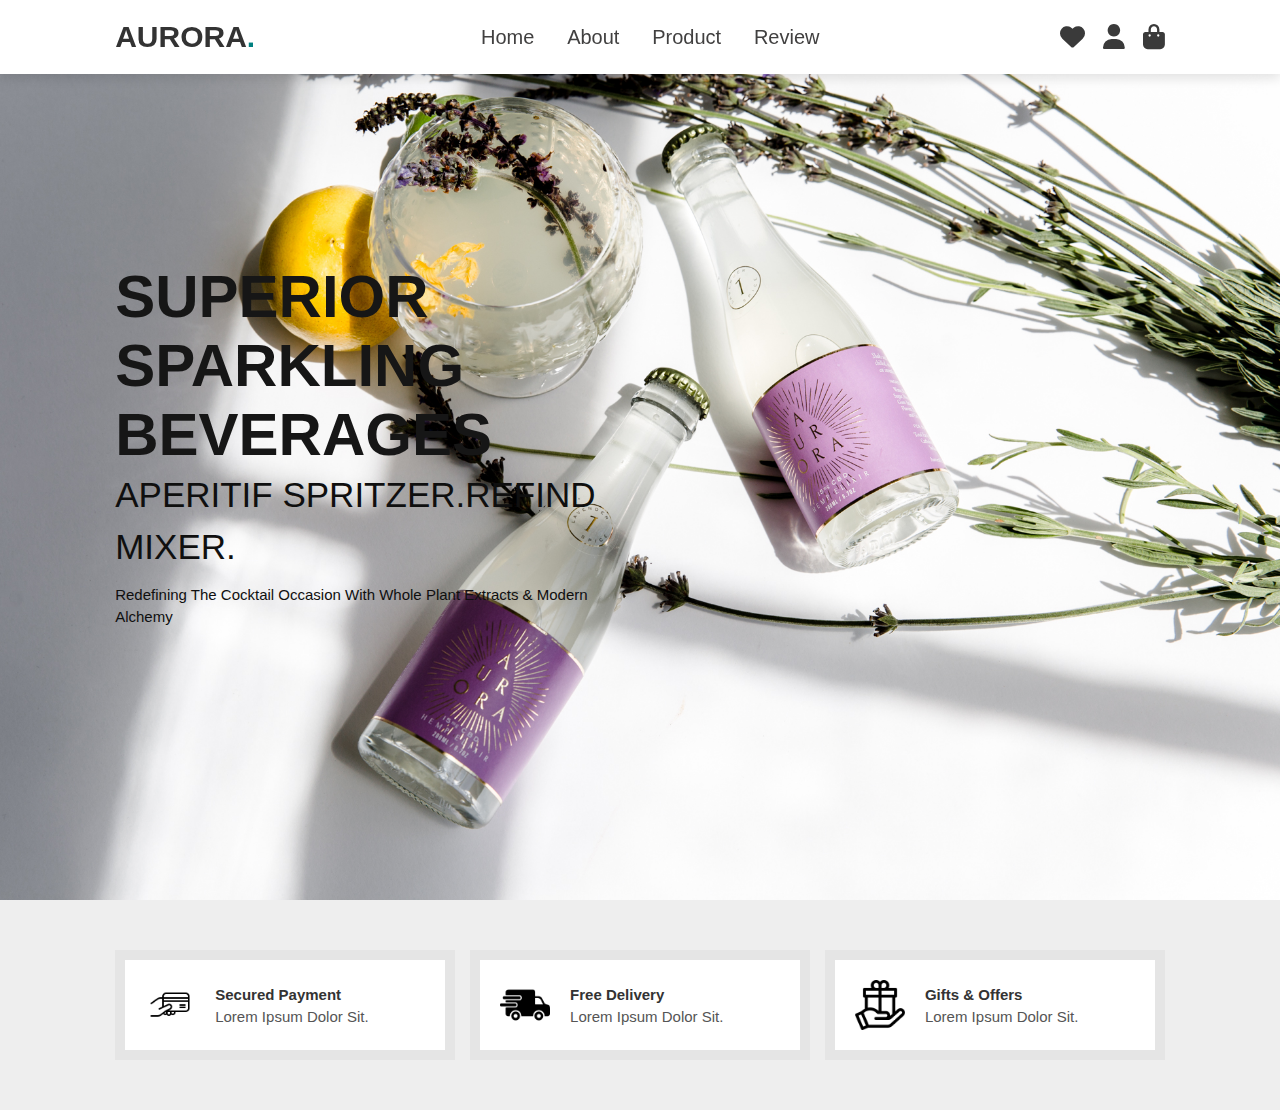
<file: index.html>
<!DOCTYPE html>
<html lang="en">
<head>
    <meta charset="UTF-8">
    <meta name="viewport" content="width=device-width, initial-scale=1.0">
    <title>reimagine project</title>
    <link rel="stylesheet" href="https://cdnjs.cloudflare.com/ajax/libs/font-awesome/6.4.2/css/all.min.css">

    <link rel="stylesheet" href="style.css">
</head>
<body>
    
<header>

    <input type="checkbox" name="" id="toggler">
    <label for="toggler" class="fas fa-bars"></label>

    <a href="#" class="logo">AURORA<span>.</span></a>

    <nav class="navbar"><ul>
         <a href="index.html">home</a>
        <a href="about.html">about</a>
        <a href="product.html">product</a>
        <a href="review.html">review</a></ul>
     </nav>

    <div class="icons">
        <a href="#" class="fas fa-heart"></a>
        <a href="#" class="fas fa-user"></a>
        <a href="#" class="fas fa-shopping-bag"></a>
    </div>

</header>

<section class="home" id="home">

    <div class="content">
        <h3>SUPERIOR SPARKLING BEVERAGES</h3>
        <span>APERITIF SPRITZER.REFIND MIXER.</span>
        <p>Redefining the cocktail occasion with whole plant extracts & modern alchemy</p>
   </div>


</section>


<section class="icons-container">

    <div class="icons">
        <img src="payment.png" alt="">
        <div class="info">
            <h3>secured payment</h3>
            <span>Lorem ipsum dolor sit.</span>
        </div>
    </div>

    <div class="icons">
        <img src="shipping.png" alt="">
        <div class="info">
            <h3>free delivery</h3>
            <span>Lorem ipsum dolor sit.</span>
        </div>
    </div>

    <div class="icons">
        <img src="offer.png" alt="">
        <div class="info">
            <h3>gifts & offers</h3>
            <span>Lorem ipsum dolor sit.</span>
        </div>
    </div>
</section>



</body>
</html>
</file>
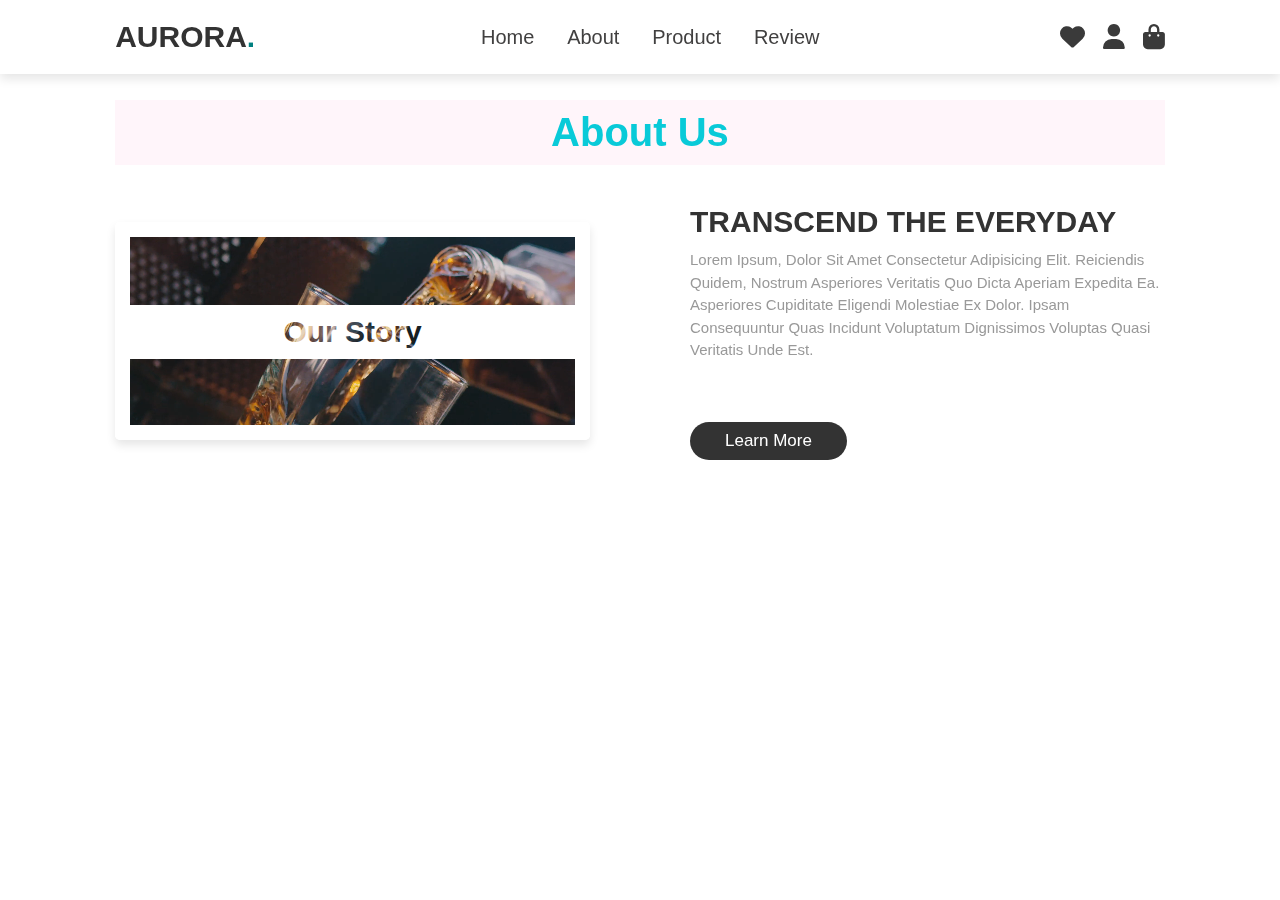
<file: about.html>
<!DOCTYPE html>
<html lang="en">
<head>
    <meta charset="UTF-8">
    <meta name="viewport" content="width=device-width, initial-scale=1.0">
    <title>reimagine project</title>
    <link rel="stylesheet" href="https://cdnjs.cloudflare.com/ajax/libs/font-awesome/6.4.2/css/all.min.css">

    <link rel="stylesheet" href="style.css">
</head>
<body>
    
<header>

    <input type="checkbox" name="" id="toggler">
    <label for="toggler" class="fas fa-bars"></label>

    <a href="#" class="logo">AURORA<span>.</span></a>

    <nav class="navbar"><ul>
        <a href="index.html">home</a>
       <a href="about.html">about</a>
       <a href="product.html">product</a>
       <a href="review.html">review</a></ul>
    </nav>

    <div class="icons">
        <a href="#" class="fas fa-heart"></a>
        <a href="#" class="fas fa-user"></a>
        <a href="#" class="fas fa-shopping-bag"></a>
    </div>

</header>

<section class="about" id="about">
    <h1 class="heading"><span> about us</span> </h1>
    <div class="row">
        <div class="video-container">
            <video src="pouring whiskey into glass.mp4" loop autoplay muted></video>
            <h3> Our Story </h3>
        </div>

        <div class="content">
            <h3>TRANSCEND THE EVERYDAY</h3>
            <P>Lorem ipsum, dolor sit amet consectetur adipisicing elit. Reiciendis quidem, nostrum asperiores veritatis quo dicta aperiam expedita ea. Asperiores cupiditate eligendi molestiae ex dolor. Ipsam consequuntur quas incidunt voluptatum dignissimos voluptas quasi veritatis unde est.</P>
            <a href="#" class="btn">learn more</a>
        </div>
    </div>
</section>

</body>
</html>
</file>
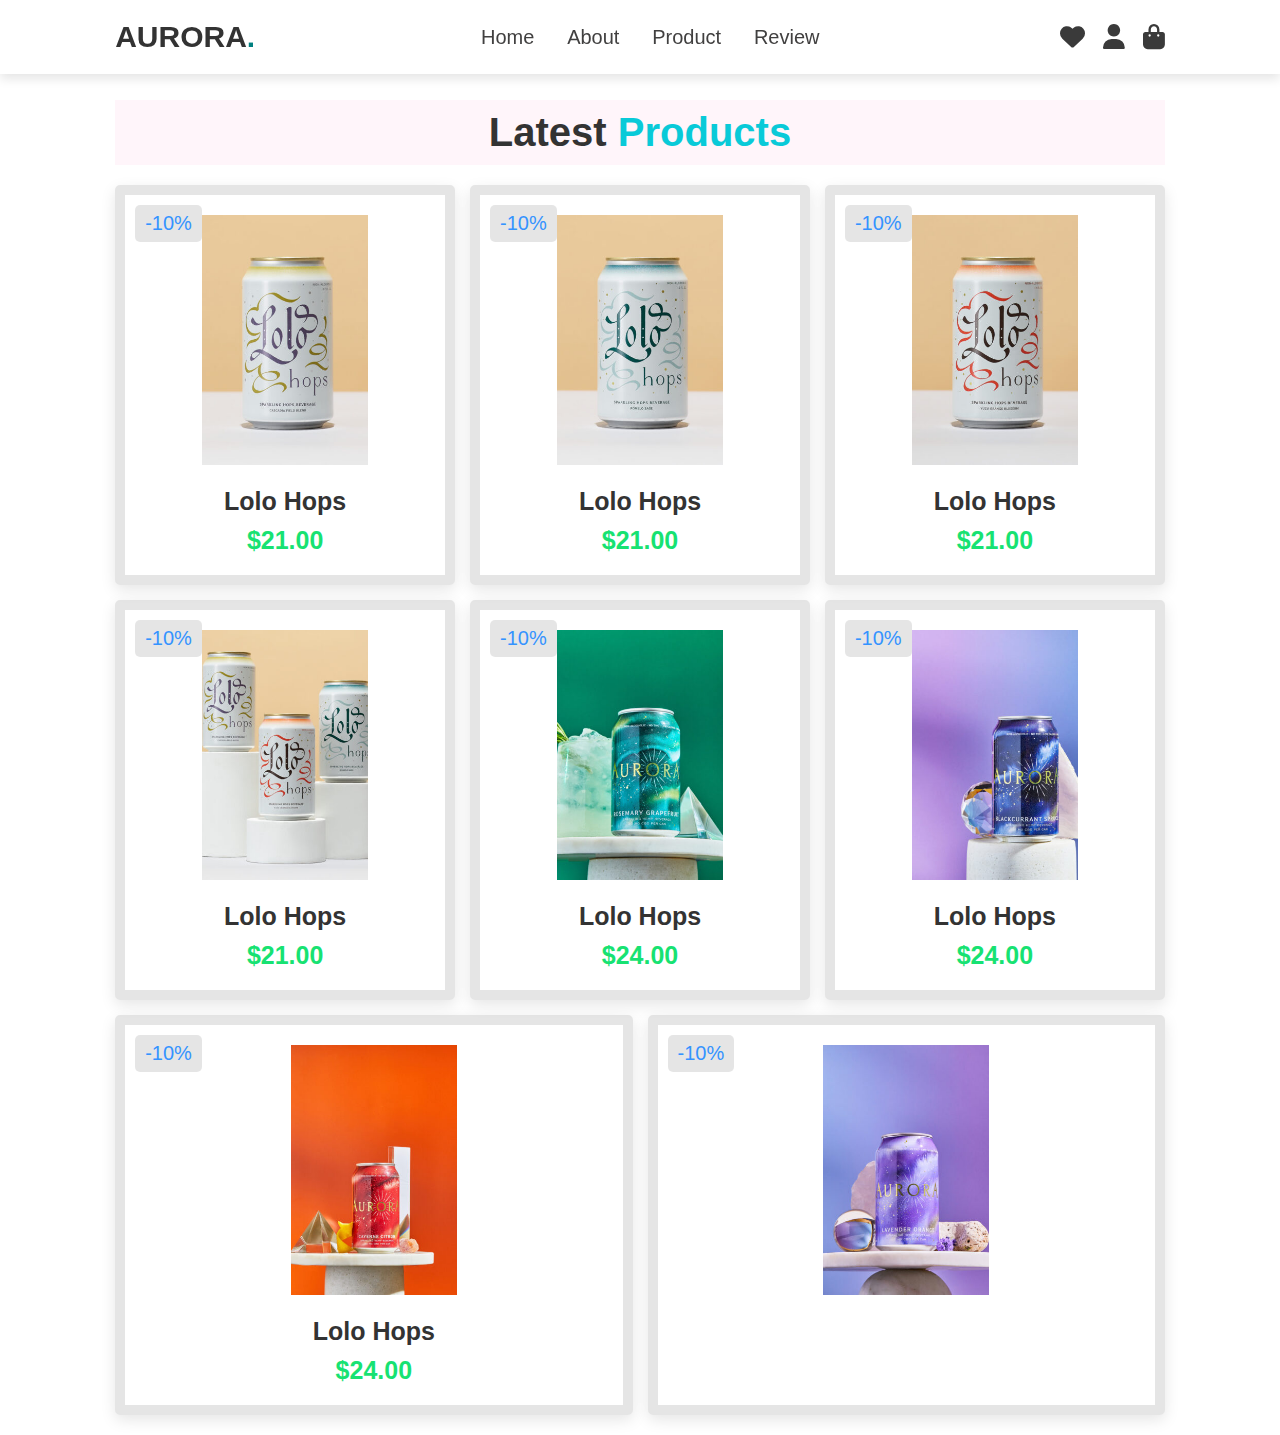
<file: product.html>
<!DOCTYPE html>
<html lang="en">
<head>
    <meta charset="UTF-8">
    <meta name="viewport" content="width=device-width, initial-scale=1.0">
    <title>reimagine project</title>
    <link rel="stylesheet" href="https://cdnjs.cloudflare.com/ajax/libs/font-awesome/6.4.2/css/all.min.css">

    <link rel="stylesheet" href="style.css">
</head>
<body>
    
<header>

    <input type="checkbox" name="" id="toggler">
    <label for="toggler" class="fas fa-bars"></label>

    <a href="#" class="logo">AURORA<span>.</span></a>

    <nav class="navbar"><ul>
        <a href="index.html">home</a>
       <a href="about.html">about</a>
       <a href="product.html">product</a>
       <a href="review.html">review</a></ul>
    </nav>


    <div class="icons">
        <a href="#" class="fas fa-heart"></a>
        <a href="#" class="fas fa-user"></a>
        <a href="#" class="fas fa-shopping-bag"></a>
    </div>

</header>

<section class="product" id="product">
    <h1 class="heading"> latest <span> products </span></h1>
    <div class="box-container">

        <div class="box">
            <span class="discount">-10%</span>
            <div class="image">
                <img src="lolo hops 1.jpg" alt="">
            <div class="icons">
                <a href="#" class="fas fa-heart"></a>
                <a href="#" class="cart-btn">add to bag</a>
                <a href="#" class="fas fa-share"></a>
            </div>
        </div>
        <div class="content">
            <h3>lolo hops</h3>
            <div class="price"> $21.00 <span></span></div>
        </div>
    </div>

    <div class="box">
        <span class="discount">-10%</span>
        <div class="image">
            <img src="lolo hops 2.jpg" alt="">
        <div class="icons">
            <a href="#" class="fas fa-heart"></a>
            <a href="#" class="cart-btn">add to bag</a>
            <a href="#" class="fas fa-share"></a>
        </div>
    </div>
    <div class="content">
        <h3>lolo hops</h3>
        <div class="price"> $21.00 <span></span></div>
    </div>
</div>

<div class="box">
    <span class="discount">-10%</span>
    <div class="image">
        <img src="lolo hops 3.jpg" alt="">
    <div class="icons">
        <a href="#" class="fas fa-heart"></a>
        <a href="#" class="cart-btn">add to bag</a>
        <a href="#" class="fas fa-share"></a>
    </div>
</div>
<div class="content">
    <h3>lolo hops</h3>
    <div class="price"> $21.00 <span></span></div>
</div>
</div>

<div class="box">
    <span class="discount">-10%</span>
    <div class="image">
        <img src="lolo hops 4.jpg" alt="">
    <div class="icons">
        <a href="#" class="fas fa-heart"></a>
        <a href="#" class="cart-btn">add to bag</a>
        <a href="#" class="fas fa-share"></a>
    </div>
</div>
<div class="content">
    <h3>lolo hops</h3>
    <div class="price"> $21.00 <span></span></div>
</div>
</div>
<div class="box">
    <span class="discount">-10%</span>
    <div class="image">
        <img src="aurora 1.jpg" alt="">
    <div class="icons">
        <a href="#" class="fas fa-heart"></a>
        <a href="#" class="cart-btn">add to bag</a>
        <a href="#" class="fas fa-share"></a>
    </div>
</div>
<div class="content">
    <h3>lolo hops</h3>
    <div class="price"> $24.00 <span></span></div>
</div>
</div>
<div class="box">
    <span class="discount">-10%</span>
    <div class="image">
        <img src="aurora 2.jpg" alt="">
    <div class="icons">
        <a href="#" class="fas fa-heart"></a>
        <a href="#" class="cart-btn">add to bag</a>
        <a href="#" class="fas fa-share"></a>
    </div>
</div>
<div class="content">
    <h3>lolo hops</h3>
    <div class="price"> $24.00 <span></span></div>
</div>
</div>
<div class="box">
    <span class="discount">-10%</span>
    <div class="image">
        <img src="aurora 3.jpg" alt="">
    <div class="icons">
        <a href="#" class="fas fa-heart"></a>
        <a href="#" class="cart-btn">add to bag</a>
        <a href="#" class="fas fa-share"></a>
    </div>
</div>
<div class="content">
    <h3>lolo hops</h3>
    <div class="price"> $24.00 <span></span></div>
</div>
</div>
<div class="box">
    <span class="discount">-10%</span>
    <div class="image">
        <img src="aurora 4.jpg" alt="">
    <div class="icons">
        <a href="#" class="fas fa-heart"></a>
        <a href="#" class="cart-btn">add to bag</a>
        <a href="#" class="fas fa-share"></a>
    </div>
</div>
</div>
</section>

</body>
</html>
</file>
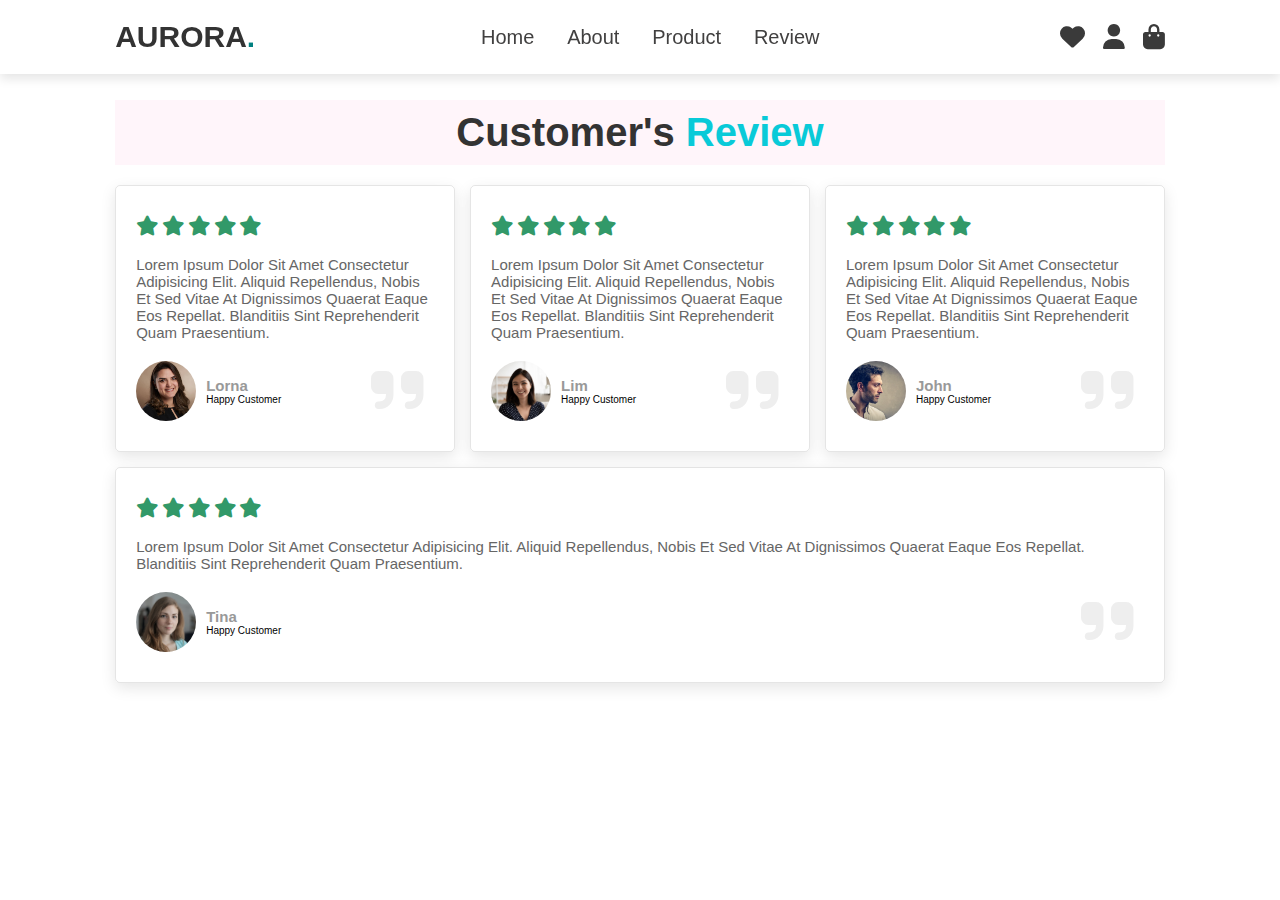
<file: review.html>
<!DOCTYPE html>
<html lang="en">
<head>
    <meta charset="UTF-8">
    <meta name="viewport" content="width=device-width, initial-scale=1.0">
    <title>reimagine project</title>
    <link rel="stylesheet" href="https://cdnjs.cloudflare.com/ajax/libs/font-awesome/6.4.2/css/all.min.css">

    <link rel="stylesheet" href="style.css">
</head>
<body>
    
<header>

    <input type="checkbox" name="" id="toggler">
    <label for="toggler" class="fas fa-bars"></label>

    <a href="#" class="logo">AURORA<span>.</span></a>

    <nav class="navbar"><ul>
        <a href="index.html">home</a>
       <a href="about.html">about</a>
       <a href="product.html">product</a>
       <a href="review.html">review</a></ul>
    </nav>

    <div class="icons">
        <a href="#" class="fas fa-heart"></a>
        <a href="#" class="fas fa-user"></a>
        <a href="#" class="fas fa-shopping-bag"></a>
    </div>

</header>

<section class="review" id="review">
    <h1 class="heading"> customer's <span>review</span></h1>
    <div class="box-container">
        <div class="box">
            <div class="stars">
                <i class="fas fa-star"></i>
                <i class="fas fa-star"></i>
                <i class="fas fa-star"></i>
                <i class="fas fa-star"></i>
                <i class="fas fa-star"></i>
        </div>
        <p>Lorem ipsum dolor sit amet consectetur adipisicing elit. Aliquid repellendus, nobis et sed vitae at dignissimos quaerat eaque eos repellat. Blanditiis sint reprehenderit quam praesentium.</p>
        <div class="user">
            <img src="user 1.jpg" alt="">
            <div class="user-info">
                <h3>Lorna</h3>
                <span>happy customer</span>
            </div>
        </div>
        <span class="fas fa-quote-right"></span>
    </div>

    <div class="box">
        <div class="stars">
            <i class="fas fa-star"></i>
            <i class="fas fa-star"></i>
            <i class="fas fa-star"></i>
            <i class="fas fa-star"></i>
            <i class="fas fa-star"></i>
    </div>
    <p>Lorem ipsum dolor sit amet consectetur adipisicing elit. Aliquid repellendus, nobis et sed vitae at dignissimos quaerat eaque eos repellat. Blanditiis sint reprehenderit quam praesentium.</p>
    <div class="user">
        <img src="user 2.jpg" alt="">
        <div class="user-info">
            <h3>Lim</h3>
            <span>happy customer</span>
        </div>
    </div>
    <span class="fas fa-quote-right"></span>
</div>

<div class="box">
    <div class="stars">
        <i class="fas fa-star"></i>
        <i class="fas fa-star"></i>
        <i class="fas fa-star"></i>
        <i class="fas fa-star"></i>
        <i class="fas fa-star"></i>
</div>
<p>Lorem ipsum dolor sit amet consectetur adipisicing elit. Aliquid repellendus, nobis et sed vitae at dignissimos quaerat eaque eos repellat. Blanditiis sint reprehenderit quam praesentium.</p>
<div class="user">
    <img src="user 3.jpg" alt="">
    <div class="user-info">
        <h3>John</h3>
        <span>happy customer</span>
    </div>
</div>
<span class="fas fa-quote-right"></span>
</div>

<div class="box">
    <div class="stars">
        <i class="fas fa-star"></i>
        <i class="fas fa-star"></i>
        <i class="fas fa-star"></i>
        <i class="fas fa-star"></i>
        <i class="fas fa-star"></i>
</div>
<p>Lorem ipsum dolor sit amet consectetur adipisicing elit. Aliquid repellendus, nobis et sed vitae at dignissimos quaerat eaque eos repellat. Blanditiis sint reprehenderit quam praesentium.</p>
<div class="user">
    <img src="user 4.jpg" alt="">
    <div class="user-info">
        <h3>Tina</h3>
        <span>happy customer</span>
    </div>
</div>
<span class="fas fa-quote-right"></span>
</div>
</section>

</body>
</html>
</file>
<file: style.css>
:root{
    --cyan:#3493ff;
}


*{
margin:0; padding:0;
box-sizing: border-box;
font-family: Verdana, Geneva, Tahoma, sans-serif;
outline: none; border: none;
text-decoration: none;
text-transform: capitalize;
transition: .2s linear;
}

html{ 
    font-size: 62.5%;
    scroll-behavior: smooth;
    scroll-padding-top: 6rem;
    overflow-x: hidden;
}

section{
    padding:2rem 9%;
}

.heading{
    text-align: center;
    font-size: 4rem;
    color: #333;
    padding: 1rem;
    margin: 2rem 0;
    background: rgba(255,51,153,.05);
}

.heading span{
    color: rgb(9, 202, 216);
}

.btn{
    display: inline-block;
    margin-top: 1rem;
    border-radius: 5rem;
    background: #333;
    color: #fff;
    padding:.9rem 3.5rem;
    cursor:pointer;
    font-size: 1.7rem;
}

.btn:hover{
    background: #3493ff;
}

header{
    position: fixed; 
    top:0; left:0; right:0;
    background: #fff;
    padding:2rem 9%;
    display: flex;
    align-items: center;
    justify-content: space-between;
    z-index: 1000;
    box-shadow: 0 .5rem 1rem rgba(0,0,0,.1);
}

header .logo{
    font-size:  3rem;
    color: #333;
    font-weight: bolder;
}

header .logo span{
    color:rgb(0, 128, 128);
}

header .navbar ul a{
    font-size: 2rem;
    padding: 0 1.5rem;
    color: #414040;
}

header .navbar li a:hover{
    color:var(--cyan);
}
header .icons a{
    font-size: 2.5rem;
    color: rgb(58, 58, 58);
    margin-left: 1.5rem;
}

header .icons a:hover{
    color:var(--cyan);
}

header #toggler{
    display: none;
}

header .fa-bars{
    font-size: 3rem;
    color: #333;
    border-radius: .5rem;
    padding: .5rem 1.5rem;
    cursor: pointer;
    border: .1rem solid rgb(0, 128, 128);
    display: none;
}
.home .heading{
    margin-top: 10rem;
}
.home{
    display: flex;
    align-items: center;
    min-height: 100vh;
    background: url(bottles2.jpg) no-repeat;
    background-size: cover;
    background-position: center;
}

.home .content{
    max-width: 50rem;
}

.home .content h3{
    font-size: 6rem;
    color:#161616;
}

.home .content span{
    font-size: 3.5rem;
    color: #0f0f0f;
    padding: 1rem 0;
    line-height: 1.5;
}

.home .content p{
    font-size: 1.5rem;
    color: #0f0f0f;
    padding: 1rem 0;
    line-height: 1.5;
}
.about .heading{
    margin-top: 8rem;
}
.about .row{
    display: flex;
    align-items: center;
    gap: 10rem;
    flex-wrap: wrap;
    padding: 2rem 0;
    padding-bottom: 3rem;
}

.about .row .video-container{
    flex: 1 1 40rem;
    position: relative;
}

.about .row .video-container video{
    width: 100%;
    border: 1.5rem solid #fff;
    border-radius: .5rem;
    box-shadow: 0 .5rem 1rem rgba(0,0,0,.1);
    height: 100%;
    object-fit: cover;
}

.about .row .video-container h3{
    position: absolute;
    top: 50%; transform: translateY(-50%);
    font-size: 3rem;
    background: #fff;
    width: 100%;
    padding: 1rem 2rem;
    text-align: center;
    mix-blend-mode: screen;
}

.about .row .content{
    flex:1 1 40rem;

}

.about .row .content h3{
    font-size: 3rem;
    color: #333;
}

.about .row .content p{
    font-size: 1.5rem;
    color: #999;
    padding: 5rem 0;
    padding-top: 1rem;
    line-height: 1.5;
}


.icons-container{
    background: #eee;
    display: flex;
    flex-wrap: wrap;
    gap: 1.5rem;
    padding-top: 5rem;
    padding-bottom: 5rem;
}

.icons-container .icons{
    background: #fff;
    border: 1rem solid rgba(0,0,0,.1);
    padding: 2rem;
    display: flex;
    align-items: center;
    flex: 1 1 25rem;
}

.icons-container .icons img{
    height: 5rem;
    margin-right: 2rem;
}

.icons-container .icons h3{
    color: #333;
    padding-bottom: .5rem;
    font-size: 1.5rem;
}

.icons-container .icons span{
    color: #555;
    font-size: 1.5rem;
}










@media(max-width:991px){

    html{
        font-size: 55%;
    }

    header{
        padding: 2rem;
    }

    section{
        padding: 2rem;;
    }

    .home{
        background-position: left;
    }
}

@media(max-width:768px){

    header .fa-bars{
        display: block;
    }

    header .navbar{
        position: absolute;
        top: 100%; left: 0; right: 0;
        background: #eee;
        border-top: .1rem solid rgba(0,0,0,.1);
        clip-path: polygon(0 0, 100% 0, 100% 0,0 0);
    }

    header #toggler:checked ~ .navbar{
        clip-path:polygon(0 0, 100% 0, 100% 100%, 0% 100%);
    }

    header .navbar a{
        margin:1.5rem;
        padding:1.5rem;
        background:#fff;
        border:.1rem solid rgba(0,0,0,.1);
        display:block;
    }

    .home .content h3{
        font-size: 5rem;
    }

    .home .content span{
        font-size: 2.5rem;
    }

    .icons-container .icons h3{
        font-size: 2rem;
    }
    
    .icons-container .icons span{
        font-size: 1.7rem;
    }
}

@media(max-width:450px){

    html{
        font-size: 50%;
    }

    .heading{
        font-size: 3rem;
    }
}

.product .heading{
    margin-top: 8rem;
}
.product .box-container{
    display: flex;
    flex-wrap: wrap;
    gap: 1.5rem;
}

.product .box-container .box{
    flex:1 1 30rem;
    box-shadow: 0 .5rem 1.5rem rgba(0,0,0,.1);
    border-radius: .5rem;
    border: 1rem solid rgba(0,0,0,.1);
    position: relative;
}

.product .box-container .box .discount{
    position:absolute;
    top: 1rem; left: 1rem;
    padding: .7rem 1rem;
    font-size: 2rem;
    color: #3493ff;
    background: rgba(0,0,0,.1);
    z-index: 1;
    border-radius: .5rem;
}

.product .box-container .box .image{
    position: relative;
    text-align: center;
    padding-top: 2rem;
    overflow: hidden;
}

.product .box-container .box .image img{
    height: 25rem;
}

.product .box-container .box:hover .image img{
    transform: scale(1.1);
}

.product .box-container .box .image .icons{
    position: absolute;
    bottom: -7rem; left: 0; right: 0;
    display: flex;
}

.product .box-container .box:hover .image .icons{
    bottom: 0;
}

.product .box-container .box .image .icons a{
    height: 5rem;
    line-height: 5rem;
    font-size: 2rem;
    width: 50%;
    background: #329969;
    color: #fff;
}

.product .box-container .box .image .icons .bag-btn{
    border-left: .1rem solid #fff7;
    border-right: .1rem solid #fff7;
    width:100%;
}

.product .box-container .box .image .icons a:hover{
    background: #02cc89;
}

.product .box-container .box .content{
    padding: 2rem;
    text-align: center;
}

.product .box-container .box .content h3{
    font-size: 2.5rem;
    color: #333;
}

.product .box-container .box .content .price{
    font-size: 2.5rem;
    color: #17e272;
    font-weight: bolder;
    padding-top: 1rem;
}

.product .box-container .box .content .price span{ 
    font-size: 1.5rem;
    color: #999;
    font-weight: lighter;
    text-decoration: line-through;
}

.review .heading{
    margin-top: 8rem;
}

.review .box-container{
    display: flex;
    flex-wrap: wrap;
    gap: 1.5rem;
}

.review .box-container .box{
    flex: 1 1 30rem;
    box-shadow: 0 .5rem 1.5rem rgba(0,0,0,.1);
    border-radius: .5rem;
    padding: 3rem 2rem;
    position: relative; 
    border: .1rem solid rgba(0,0,0,.1);
}

.review .box-container .box .fa-quote-right{
    position: absolute;
    bottom: 3rem; right: 3rem;
    font-size: 6rem;
    color: #eee;
}

.review .box-container .box .stars i{
    color: #329969;
    font-size: 2rem;
}

.review .box-container .box p{
    color: #666666;
    font-size: 1.5rem;
    padding-top: 2rem;
}

.review .box-container .box .user{
    display: flex;
    align-items: center;
    padding-top: 2rem;
}

.review .box-container .box .user img{
    height: 6rem;
    width: 6rem;
    border-radius: 50%;
    object-fit: cover;
    margin-right: 1rem;
}

.review .box-container .box .user h3{
    font-size: 2rem;
    color: #333;
}

.review .box-container .box .user h3{
    font-size: 1.5rem;
    color: #999;
}
</file>
